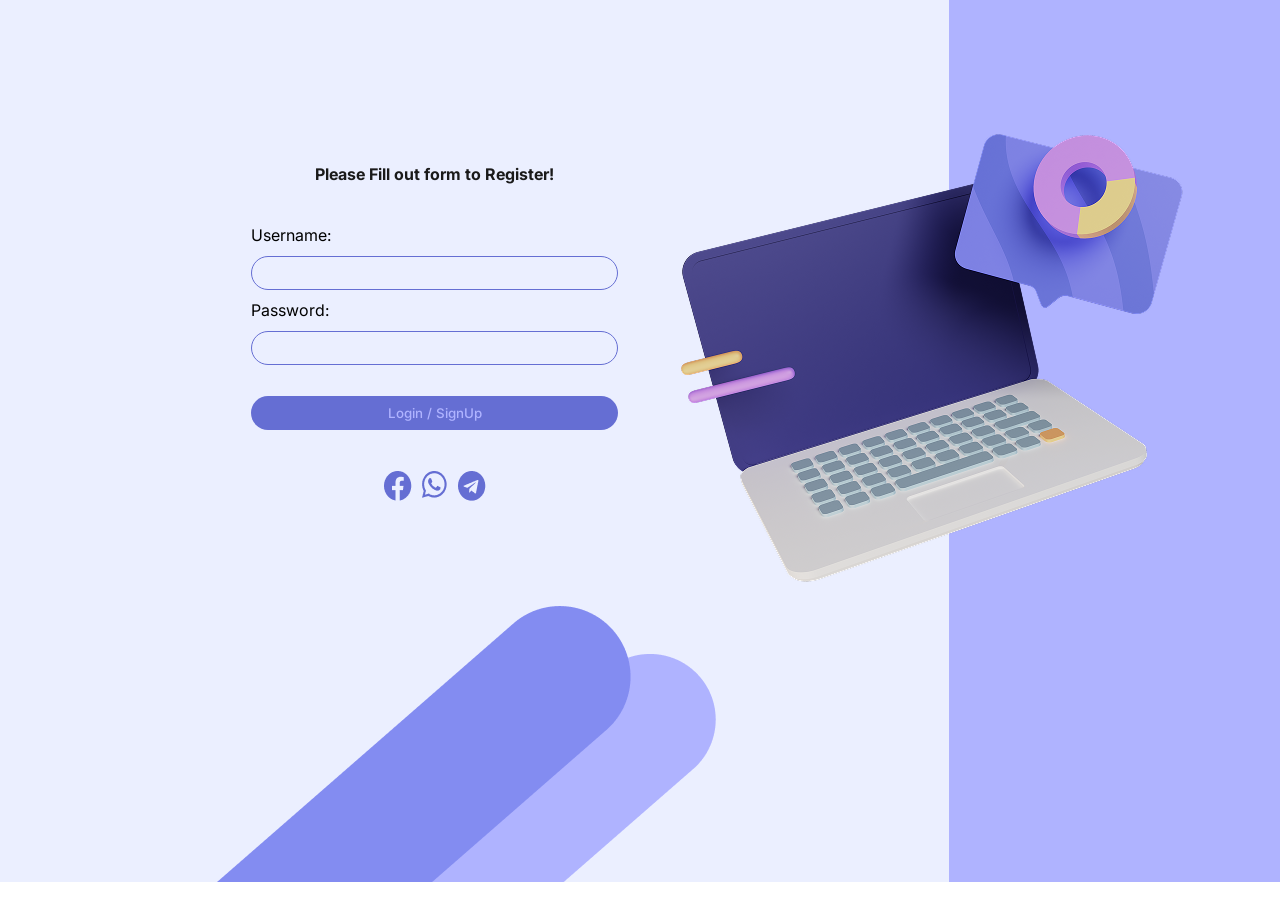
<file: index.html>
<!DOCTYPE html>
<html lang="en">
<head>
    <meta charset="UTF-8">
    <meta name="viewport" content="width=device-width, initial-scale=1.0">
    <link rel="preconnect" href="https://fonts.googleapis.com">
    <link rel="preconnect" href="https://fonts.gstatic.com" crossorigin>
    <link href="https://fonts.googleapis.com/css2?family=Instrument+Sans:ital,wght@0,400..700;1,400..700&family=Inter:ital,opsz,wght@0,14..32,100..900;1,14..32,100..900&family=Kanit:ital,wght@0,100;0,200;0,300;0,400;0,500;0,600;0,700;0,800;0,900;1,100;1,200;1,300;1,400;1,500;1,600;1,700;1,800;1,900&family=Montserrat:ital,wght@0,100..900;1,100..900&family=Open+Sans:ital,wght@0,300..800;1,300..800&family=Outfit:wght@100..900&family=Playfair+Display:ital,wght@0,400..900;1,400..900&family=Plus+Jakarta+Sans:ital,wght@0,200..800;1,200..800&family=Poppins:ital,wght@0,100;0,200;0,300;0,400;0,500;0,600;0,700;0,800;0,900;1,100;1,200;1,300;1,400;1,500;1,600;1,700;1,800;1,900&family=Reggae+One&family=Roboto:ital,wght@0,100..900;1,100..900&family=Rubik:ital,wght@0,300..900;1,300..900&family=Work+Sans:ital,wght@0,100..900;1,100..900&display=swap" rel="stylesheet">
    <link rel="stylesheet" href="./login.css">
    <title>CryptoBoard Login</title>
</head>
<body>
    <div class="container">
        <div class="login">
            <h3>Please Fill out form to Register!</h3>
            <div class="form">
                <label for="user-name">Username:</label>
                <input id="user-name" name="user-name" type="text">
                <label for="user-password">Password:</label>
                <input id="user-password" name="user-password" type="password">
                <button>
                    <span class="login-btn">Login</span>
                    /
                    <span class="sign-up">SignUp</span>
                </button>
            </div>
            <div>
                <a href="#"><img src="./img/login-facebook.png" alt=""></a>
                <a href="#"><img src="./img/login-whatsup.png" alt=""></a>
                <a href="#"><img src="./img/login-telegram.png" alt=""></a>
            </div>
        </div>
        <img class="lines" src="./img/login-lines.png" alt="">
        <img class="laptop" src="./img/laptop.png" alt="">
        <div class="purple-box"></div>
    </div>

    <script src="./app.js"></script>
</body>
</html>
</file>
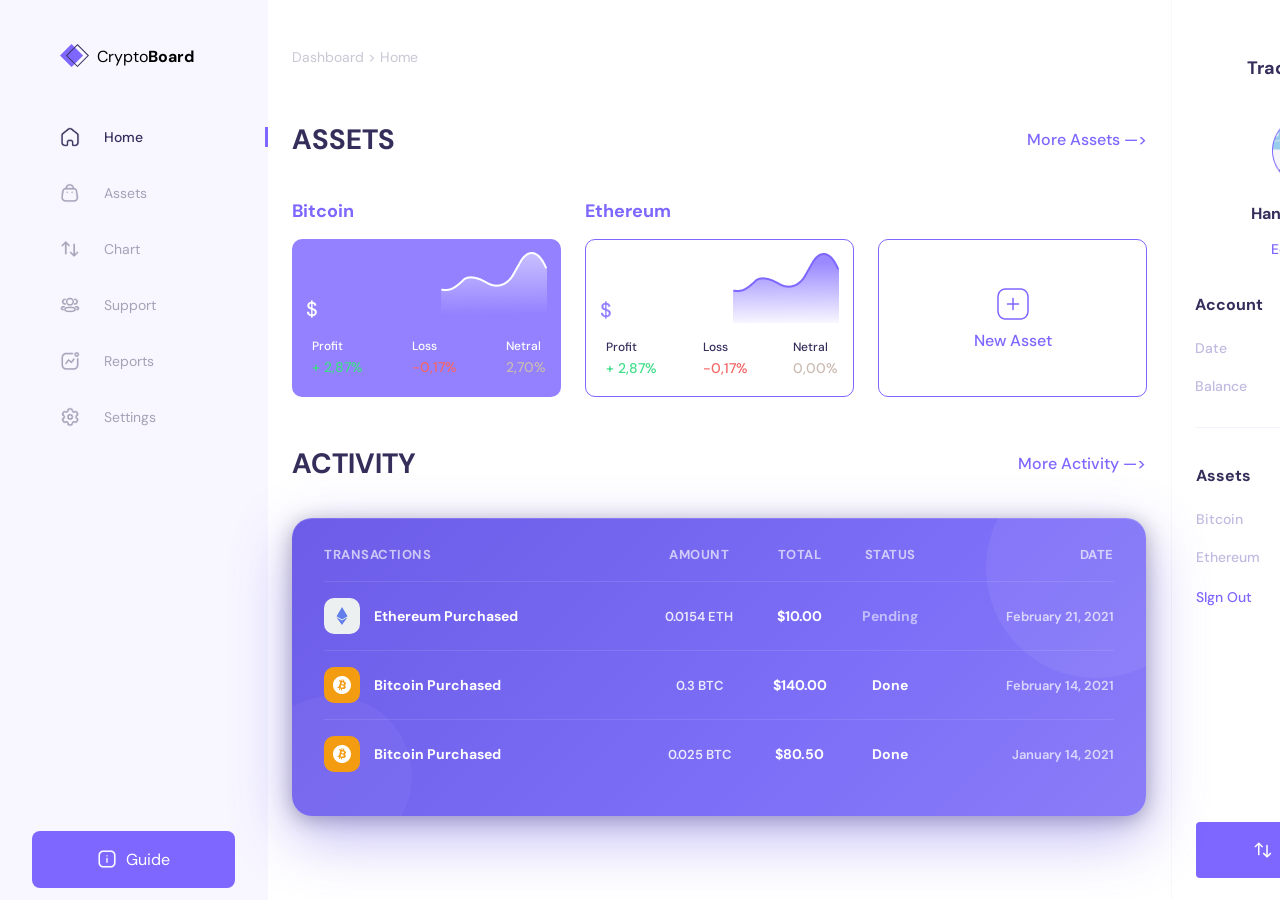
<file: main.html>
<!DOCTYPE html>
<html lang="en">

<head>
    <meta charset="UTF-8">
    <meta name="viewport" content="width=device-width, initial-scale=1.0">
    <link rel="preconnect" href="https://fonts.googleapis.com">
    <link rel="preconnect" href="https://fonts.gstatic.com" crossorigin>
    <link
        href="https://fonts.googleapis.com/css2?family=DM+Sans:ital,opsz,wght@0,9..40,100..1000;1,9..40,100..1000&family=Instrument+Sans:ital,wght@0,400..700;1,400..700&family=Inter:ital,opsz,wght@0,14..32,100..900;1,14..32,100..900&family=Kanit:ital,wght@0,100;0,200;0,300;0,400;0,500;0,600;0,700;0,800;0,900;1,100;1,200;1,300;1,400;1,500;1,600;1,700;1,800;1,900&family=Montserrat:ital,wght@0,100..900;1,100..900&family=Open+Sans:ital,wght@0,300..800;1,300..800&family=Outfit:wght@100..900&family=Playfair+Display:ital,wght@0,400..900;1,400..900&family=Plus+Jakarta+Sans:ital,wght@0,200..800;1,200..800&family=Poppins:ital,wght@0,100;0,200;0,300;0,400;0,500;0,600;0,700;0,800;0,900;1,100;1,200;1,300;1,400;1,500;1,600;1,700;1,800;1,900&family=Reggae+One&family=Roboto:ital,wght@0,100..900;1,100..900&family=Rubik:ital,wght@0,300..900;1,300..900&family=Work+Sans:ital,wght@0,100..900;1,100..900&display=swap"
        rel="stylesheet">
    <link rel="stylesheet" href="./index.css">
    <title>CruptoBoard</title>
</head>

<body>
    <div class="container">
        <aside>
            <div>
                <a class="logo" href="./index.html"><img src="./img/Logo.png" alt="">
                    <p>Crypto<span>Board</span></p>
                </a>
            </div>
            <div>
                <ul class="aside-ul">
                    <li>
                        <a href="#">
                            <img width="20px" height="20px" src="./img/Home.png" alt="">
                            Home
                        </a>
                    </li>
                    <li>
                        <a href="#">
                            <img width="20px" height="20px" src="./img/Bag.png" alt="">
                            Assets
                        </a>
                    </li>
                    <li>
                        <a href="#">
                            <img width="20px" height="20px" src="./img/Swap.png" alt="">
                            Chart
                        </a>
                    </li>
                    <li>
                        <a href="#">
                            <img width="20px" height="20px" src="./img/support.png" alt="">
                            Support
                        </a>
                    </li>
                    <li>
                        <a href="#">
                            <img width="20px" height="20px" src="./img/Activity.png" alt="">
                            Reports
                        </a>
                    </li>
                    <li>
                        <a href="#">
                            <img width="20px" height="20px" src="./img/Setting.png" alt="">
                            Settings
                        </a>
                    </li>
                </ul>
            </div>
            <div>
                <a class="guide" href="#">
                    <img width="20px" height="20px" src="./img/Info Square.png" alt="">
                    Guide
                </a>
            </div>
        </aside>
        <main>
            <div>
                <p class="home-p">Dashboard > Home</p>
                <div class="assets">
                    <div class="assets-text">
                        <h1>Assets</h1>
                        <a href="#">More Assets —></a>
                    </div>
                    <div class="coins-main-div">
                        <div class="coins-big-div">
                            <p class="coin-name">Bitcoin</p>
                            <div class="coin-div coin-div-1">
                                <div class="coin-div-upper-div">
                                    <p>$ <br> <span class="btc"></span></p>
                                    <img src="./img/bitcoin-chart.png" alt="">
                                </div>
                                <div class="coin-div-bottom-div">
                                    <div>
                                        <p>Profit</p>
                                        <p class="profit">+ 2,87%</p>
                                    </div>
                                    <div>
                                        <p>Loss</p>
                                        <p class="loss">-0,17%</p>
                                    </div>
                                    <div>
                                        <p>Netral</p>
                                        <p class="neutral">2,70%</p>
                                    </div>
                                </div>
                            </div>
                        </div>
                        <div class="coins-big-div">
                            <p class="coin-name">Ethereum</p>
                            <div class="coin-div coin-div-2">
                                <div class="coin-div-upper-div">
                                    <p>$ <br> <span class="eth"></span></p>
                                    <img src="./img/ethereum-chart.png" alt="">
                                </div>
                                <div class="coin-div-bottom-div">
                                    <div>
                                        <p>Profit</p>
                                        <p class="profit">+ 2,87%</p>
                                    </div>
                                    <div>
                                        <p>Loss</p>
                                        <p class="loss">-0,17%</p>
                                    </div>
                                    <div>
                                        <p>Netral</p>
                                        <p class="neutral">0,00%</p>
                                    </div>
                                </div>
                            </div>
                        </div>
                        <div class="new-asset">
                            <img src="./img/Plus.png" alt="">
                            <p>New Asset</p>
                        </div>
                    </div>
                </div>
                <div class="activity">
                    <div class="activity-text">
                        <h1>ACTIVITY</h1>
                        <a href="#">More Activity —></a>
                    </div>
                    <div>
                        <div class="card">
                            <table>
                                <thead>
                                    <tr>
                                        <th>Transactions</th>
                                        <th>Amount</th>
                                        <th>Total</th>
                                        <th>Status</th>
                                        <th>Date</th>
                                    </tr>
                                </thead>
                                <tbody>
                                    <tr>
                                        <td>
                                            <div class="name-wrap">
                                                <div class="icon icon-eth">
                                                    <!-- Ethereum diamond icon -->
                                                    <svg class="eth-svg" viewBox="0 0 24 24"
                                                        xmlns="http://www.w3.org/2000/svg">
                                                        <path
                                                            d="M11.944 17.97L4.58 13.62 11.943 24l7.37-10.38-7.372 4.35h.003zM12.056 0L4.69 12.223l7.365 4.354 7.365-4.35L12.056 0z"
                                                            fill="#627EEA" />
                                                    </svg>
                                                </div>
                                                <span class="tx-name">Ethereum Purchased</span>
                                            </div>
                                        </td>
                                        <td class="amount">0.0154 ETH</td>
                                        <td class="total">$10.00</td>
                                        <td class="status status-pending">Pending</td>
                                        <td class="date">February 21, 2021</td>
                                    </tr>
                                    <tr>
                                        <td>
                                            <div class="name-wrap">
                                                <div class="icon icon-btc">
                                                    <!-- Bitcoin B icon -->
                                                    <svg class="btc-svg" viewBox="0 0 24 24"
                                                        xmlns="http://www.w3.org/2000/svg">
                                                        <path
                                                            d="M23.638 14.904c-1.602 6.43-8.113 10.34-14.542 8.736C2.67 22.05-1.244 15.525.362 9.105 1.962 2.67 8.475-1.243 14.9.358c6.43 1.605 10.342 8.115 8.738 14.548v-.002zm-6.35-4.613c.24-1.59-.974-2.45-2.64-3.03l.54-2.153-1.315-.33-.525 2.107c-.345-.087-.705-.167-1.064-.25l.526-2.127-1.32-.33-.54 2.165c-.285-.067-.565-.132-.84-.2l-1.815-.45-.35 1.407s.975.225.955.236c.535.136.63.486.615.766l-1.477 5.92c-.075.166-.24.406-.614.314.015.02-.96-.24-.96-.24l-.66 1.51 1.71.426.93.242-.54 2.19 1.32.327.54-2.17c.36.1.705.19 1.05.273l-.51 2.154 1.32.33.545-2.19c2.24.427 3.93.257 4.64-1.774.57-1.637-.03-2.58-1.217-3.196.854-.193 1.5-.76 1.68-1.93h.01zm-3.01 4.22c-.404 1.64-3.157.75-4.05.53l.72-2.9c.896.23 3.757.67 3.33 2.37zm.41-4.24c-.37 1.49-2.662.735-3.405.55l.654-2.64c.744.18 3.137.524 2.75 2.084v.006z" />
                                                    </svg>
                                                </div>
                                                <span class="tx-name">Bitcoin Purchased</span>
                                            </div>
                                        </td>
                                        <td class="amount">0.3 BTC</td>
                                        <td class="total">$140.00</td>
                                        <td class="status status-done">Done</td>
                                        <td class="date">February 14, 2021</td>
                                    </tr>
                                    <tr>
                                        <td>
                                            <div class="name-wrap">
                                                <div class="icon icon-btc">
                                                    <svg class="btc-svg" viewBox="0 0 24 24"
                                                        xmlns="http://www.w3.org/2000/svg">
                                                        <path
                                                            d="M23.638 14.904c-1.602 6.43-8.113 10.34-14.542 8.736C2.67 22.05-1.244 15.525.362 9.105 1.962 2.67 8.475-1.243 14.9.358c6.43 1.605 10.342 8.115 8.738 14.548v-.002zm-6.35-4.613c.24-1.59-.974-2.45-2.64-3.03l.54-2.153-1.315-.33-.525 2.107c-.345-.087-.705-.167-1.064-.25l.526-2.127-1.32-.33-.54 2.165c-.285-.067-.565-.132-.84-.2l-1.815-.45-.35 1.407s.975.225.955.236c.535.136.63.486.615.766l-1.477 5.92c-.075.166-.24.406-.614.314.015.02-.96-.24-.96-.24l-.66 1.51 1.71.426.93.242-.54 2.19 1.32.327.54-2.17c.36.1.705.19 1.05.273l-.51 2.154 1.32.33.545-2.19c2.24.427 3.93.257 4.64-1.774.57-1.637-.03-2.58-1.217-3.196.854-.193 1.5-.76 1.68-1.93h.01zm-3.01 4.22c-.404 1.64-3.157.75-4.05.53l.72-2.9c.896.23 3.757.67 3.33 2.37zm.41-4.24c-.37 1.49-2.662.735-3.405.55l.654-2.64c.744.18 3.137.524 2.75 2.084v.006z" />
                                                    </svg>
                                                </div>
                                                <span class="tx-name">Bitcoin Purchased</span>
                                            </div>
                                        </td>
                                        <td class="amount">0.025 BTC</td>
                                        <td class="total">$80.50</td>
                                        <td class="status status-done">Done</td>
                                        <td class="date">January 14, 2021</td>
                                    </tr>
                                </tbody>
                            </table>
                        </div>
                    </div>
                </div>
        </main>
        <section class="user-info">
            <div class="user-accaunt">
                <h1>Trader Profile</h1>
                <img src="./img/user-photo.png" alt="">
                <h3>Han Ji Pyeong</h3>
                <a href="#">Edit Profile</a>
            </div>
            <div class="user-assets">
                <h2>Account</h2>
                <div class="user-accaunt-div">
                    <div>
                        <p>Date</p>
                        <p>March 4, 2026</p>
                    </div>
                    <div>
                        <p>Balance</p>
                        <p class="balance-p"></p>
                    </div>
                </div>
            </div>
            <div class="user-asset-account">
                <h2>Assets</h2>
                <div class="user-assets-account-div">
                    <div>
                        <p>Bitcoin</p>
                        <p>23.5 <span>BTC</span></p>
                    </div>
                    <div>
                        <p>Ethereum</p>
                        <p>190.45 <span>ETH</span></p>
                    </div>
                </div>
                <a href="#">SIgn Out</a>
            </div>
            <div class="trade">
                <a href="#"><img src="./img/swap-white.png" alt=""> Trade Now</a>
            </div>
        </section>
    </div>

    <script src="./app.js"></script>
</body>

</html>
</file>
<file: login.css>
*{
    margin: 0;
    padding: 0;
    box-sizing: border-box;
    font-family: "Inter", sans-serif;
}

.container{
    width: 1440px;
    height: 882px;
    margin: 0 auto;
    background-color: #EBEFFF;
    position: relative;
}

.lines{
    position: absolute;
    bottom: 0;
    left: 117px;
}

.laptop{
    position: absolute;
    top: 37px;
    right: 208px;
    z-index: 3;
}

.purple-box{
    width: 491px;
    height: 100%;
    background-color: #AFB3FF;
    position: absolute;
    right: 0;
    top: 0;
}

.login h3{
    font-size: 16px;
    font-weight: 700;
    color: #1A1A1A;
    text-align: center;
}

.form{
    width: 367px;
    display: flex;
    flex-direction: column;
    gap: 11px;
    margin-top: 31px;
}

.form input{
    width: 100%;
    height: 34px;
    border-radius: 50px;
    border: 1px solid #656ED3;
    outline: none;
    background-color: #AFB3FF00;
    padding-left: 20px;
}

.form button{
    height: 34px;
    border-radius: 50px;
    border: none;
    background-color: #656ED3;
    color: #AFB3FF;
    font-weight: 500;
    margin-top: 21px;
}

.form button span{
    cursor: pointer;
}

.login div{
    display: flex;
    gap: 10.5px;
    justify-content: center;
    margin-top: 41px;
}

.login{
    width: 367px;
    padding-top: 164px;
    margin-left: 251px;
}
</file>
<file: index.css>
* {
    margin: 0;
    padding: 0;
    box-sizing: border-box;
    list-style: none;
    text-decoration: none;
    font-family: "DM Sans", sans-serif;
}

.container {
    width: 1440px;
    height: 900px;
    margin: 0 auto;
    display: flex;
}

aside {
    width: 269px;
    height: 100%;
    background-color: #f8f7ff;
}

.logo {
    display: flex;
    gap: 8px;
    align-items: center;
    padding: 44px 0 0 60px;
    color: #000000;
    font-size: 16px;
}

.logo span {
    font-weight: 700;
}

.aside-ul {
    display: flex;
    flex-direction: column;
    gap: 36px;
    padding: 59px 0 0 60px;
}

.aside-ul li:nth-child(1) a {
    font-weight: 500;
    color: #352E5B;
    font-size: 14px;
    border-right: 3px solid #7D67FF;
}

.aside-ul a {
    display: flex;
    gap: 24px;
    align-items: center;
    color: #A5A2B8;
    font-size: 14px;
}

.guide {
    display: flex;
    width: fit-content;
    border-radius: 8px;
    padding: 18px 65px;
    background-color: #7D67FF;
    margin-top: 404px;
    color: #FFFFFF;
    gap: 9px;
    margin-left: 32px;
}

.card {
    background: linear-gradient(135deg, #6c5ce7 0%, #7c6ef7 60%, #8b7cf8 100%);
    border-radius: 20px;
    padding: 28px 32px;
    width: 700px;
    box-shadow:
        0 20px 60px rgba(108, 92, 231, 0.45),
        0 4px 20px rgba(0, 0, 0, 0.3),
        inset 0 1px 0 rgba(255, 255, 255, 0.15);
    position: relative;
    overflow: hidden;
    width: 854px;
}

/* Subtle decorative blob */
.card::before {
    content: '';
    position: absolute;
    top: -60px;
    right: -60px;
    width: 220px;
    height: 220px;
    background: rgba(255, 255, 255, 0.06);
    border-radius: 50%;
    pointer-events: none;
}

.card::after {
    content: '';
    position: absolute;
    bottom: -40px;
    left: -40px;
    width: 160px;
    height: 160px;
    background: rgba(255, 255, 255, 0.04);
    border-radius: 50%;
    pointer-events: none;
}

table {
    width: 100%;
    border-collapse: collapse;
    position: relative;
    z-index: 1;
}

thead tr th {
    font-size: 13px;
    font-weight: 700;
    color: rgba(255, 255, 255, 0.65);
    letter-spacing: 0.04em;
    text-transform: uppercase;
    padding-bottom: 18px;
    text-align: left;
}

thead tr th:not(:first-child) {
    text-align: center;
}

thead tr th:last-child {
    text-align: right;
}

tbody tr {
    border-top: 1px solid rgba(255, 255, 255, 0.1);
    transition: background 0.2s ease;
}

tbody tr:hover {
    background: rgba(255, 255, 255, 0.07);
    border-radius: 12px;
}

tbody tr td {
    padding: 16px 0;
    color: rgba(255, 255, 255, 0.9);
    font-size: 14px;
    font-weight: 600;
    text-align: center;
}

/* Transaction name cell */
td.name-cell {
    text-align: left;
    display: flex;
    align-items: center;
    gap: 14px;
}

/* Wrapper so we can use flex on the first td */
.name-wrap {
    display: flex;
    align-items: center;
    gap: 14px;
}

.icon {
    width: 36px;
    height: 36px;
    border-radius: 10px;
    display: flex;
    align-items: center;
    justify-content: center;
    flex-shrink: 0;
    font-size: 18px;
}

.icon-eth {
    background: #ecf0f1;
}

.icon-btc {
    background: #f39c12;
}

.tx-name {
    font-size: 14px;
    font-weight: 700;
    color: #fff;
    white-space: nowrap;
}

td.amount {
    color: rgba(255, 255, 255, 0.85);
    font-size: 13px;
    font-weight: 600;
}

td.total {
    color: #fff;
    font-weight: 700;
}

td.status {
    font-weight: 700;
}

.status-pending {
    color: rgba(255, 255, 255, 0.55);
}

.status-done {
    color: #fff;
}

td.date {
    color: rgba(255, 255, 255, 0.7);
    font-weight: 600;
    font-size: 13px;
    text-align: right;
    white-space: nowrap;
}

/* ETH SVG icon */
.eth-svg {
    width: 18px;
    height: 18px;
}

/* BTC SVG icon */
.btc-svg {
    width: 18px;
    height: 18px;
    fill: white;
}

.home-p{
    color: #A5A2B899;
    font-size: 14px;
    margin-top: 48px;
    margin-left: 24px;
}

.assets{
    margin-top: 55px;
    margin-left: 24px;
}

.assets-text{
    display: flex;
    align-items: center;
    justify-content: space-between;
    padding-bottom: 41px;
    padding-right: 24px;
}

.assets-text h1 {
    color: #352E5B;
    font-size: 28px;
    text-transform: uppercase;
}

.assets-text a{
    color: #7D67FF;
    font-size: 16px;
    font-weight: 500;
}

.coins-main-div{
    display: flex;
    gap: 24px;
    align-items: flex-end;
}

.coins-big-div{
    display: flex;
    flex-direction: column;
    gap: 16px;
    width: 269px;
}

.coin-name{
    font-size: 18px;
    color: #7D67FF;
    font-weight: 700;
}

.coin-div{
    display: flex;
    flex-direction: column;
    gap: 16px;
    width: 100%;
    height: 158px;
    border-radius: 10px;
}

.coin-div-1{
    background-color: #9381FF;
}

.coin-div-2{
    border: 1px solid #7D67FF;
}


.coin-div-upper-div{
    display: flex;
    justify-content: space-between;
    margin: 13px 14px 0 14px;
    align-items: flex-end;
    overflow-x: hidden;
}

.coin-div-upper-div p{
    font-size: 20px;
    font-weight: 500;
    color: #FFFFFF;
    letter-spacing: 4%;
}

.coin-div-upper-div p span{
    font-size: 40px;
}

.coin-div-2 .coin-div-upper-div p{
    color: #9381FF;
}

.coin-div-bottom-div{
    display: flex;
    justify-content: space-between;
    margin: 0 15px 16px 20px;
}

.coin-div-bottom-div div p:nth-child(1){
    color: #FFFFFF;
    font-weight: 500;
    font-size: 12px;
    padding-bottom: 4px;
}

.coin-div-2 .coin-div-bottom-div div p:nth-child(1){
    color: #352E5B;
}

.profit{
    color: #3EDD87;
    font-size: 14px;
    font-weight: 500;
}

.loss{
    color: #F46565;
    font-size: 14px;
    font-weight: 500;
}

.neutral{
    font-size: 14px;
    font-weight: 500;
    color: #CABBB2;
}

.new-asset{
    width: 269px;
    height: 158px;
    border: 1px solid #7D67FF;
    border-radius: 10px;
    display: flex;
    flex-direction: column;
    gap: 8px;
    align-items: center;
    justify-content: center;
}

.new-asset p{
    color: #7D67FF;
    font-weight: 500;
}

.activity{
    margin: 48px 25px 0 24px;
}

.activity-text{
    display: flex;
    justify-content: space-between;
    align-items: center;
    margin-bottom: 36px;
}

.activity-text h1{
    color: #352E5B;
    font-size: 28px;
    text-transform: uppercase;
}

.activity-text a{
    color: #7D67FF;
    font-weight: 500;
}

.user-info{
    width: 269px;
    height: 100%;
    display: flex;
    flex-direction: column;
    align-items: center;
    border-left: 1px solid #C1BDD41F;
    padding: 56px 24px 24px 24px;
}

.user-accaunt{
    display: flex;
    flex-direction: column;
    align-items: center;
}

.user-accaunt h1{
    color: #352E5B;
    font-size: 18px;
    text-align: center;
    font-weight: 700;
    padding-bottom: 36px;
}

.user-accaunt img{
    width: 69px;
    height: 69px;
    margin-bottom: 18px;
}

.user-accaunt h3{
    font-size: 16px;
    color: #352E5B;
    font-weight: 700;
    padding-bottom: 16px;
}

.user-accaunt a{
    color: #7D67FF;
    font-size: 14px;
    font-weight: 500;
}

.user-assets{
    width: 222px;
    margin-top: 36px;
    padding-bottom: 32px;
    border-bottom: 1px solid #F4F2FB;
}

.user-assets h2{
    color: #352E5B;
    font-size: 16px;
    font-weight: 700;
}

.user-assets div div{
    display: flex;
    justify-content: space-between;
}

.user-assets div div p:nth-child(1){
    color: #C0BBE0;
    font-size: 14px;
    font-weight: 500;
}

.user-assets div div p:nth-child(2){
    color: #352E5BCC;
    font-size: 14px;
    font-weight: 500;
}

.user-accaunt-div{
    display: flex;
    flex-direction: column;
    gap: 20px;
    margin-top: 24px;
}

.user-asset-account{
    width: 221px;
    margin: 37px 0 0 ;
}

.user-asset-account h2{
    color: #352E5B;
    font-size: 16px;
    font-weight: 700;
}

.user-assets-account-div{
    margin: 24px 0 20px 0;
    display: flex;
    flex-direction: column;
    gap: 20px;
}

.user-assets-account-div div{
    display: flex;
    justify-content: space-between;
}

.user-assets-account-div div p:nth-child(1){
    color: #C0BBE0;
    font-size: 14px;
    font-weight: 500;
}

.user-assets-account-div div p:nth-child(2){
    font-size: 14px;
    font-weight: 500;
    color: #352E5B;
}

.user-assets-account-div div p:nth-child(2) span{
    color: #C0BBE0;
}

.user-asset-account a{
    color: #7D67FF;
    font-size: 14px;
    font-weight: 500;
}

.trade a{
    background-color: #7D67FF;
    color: #FFFFFF;
    display: flex;
    gap: 8px;
    align-items: center;
    width: 221px;
    height: 56px;
    justify-content: center;
    border-radius: 4px;
    margin-top: 215px;
}
</file>
